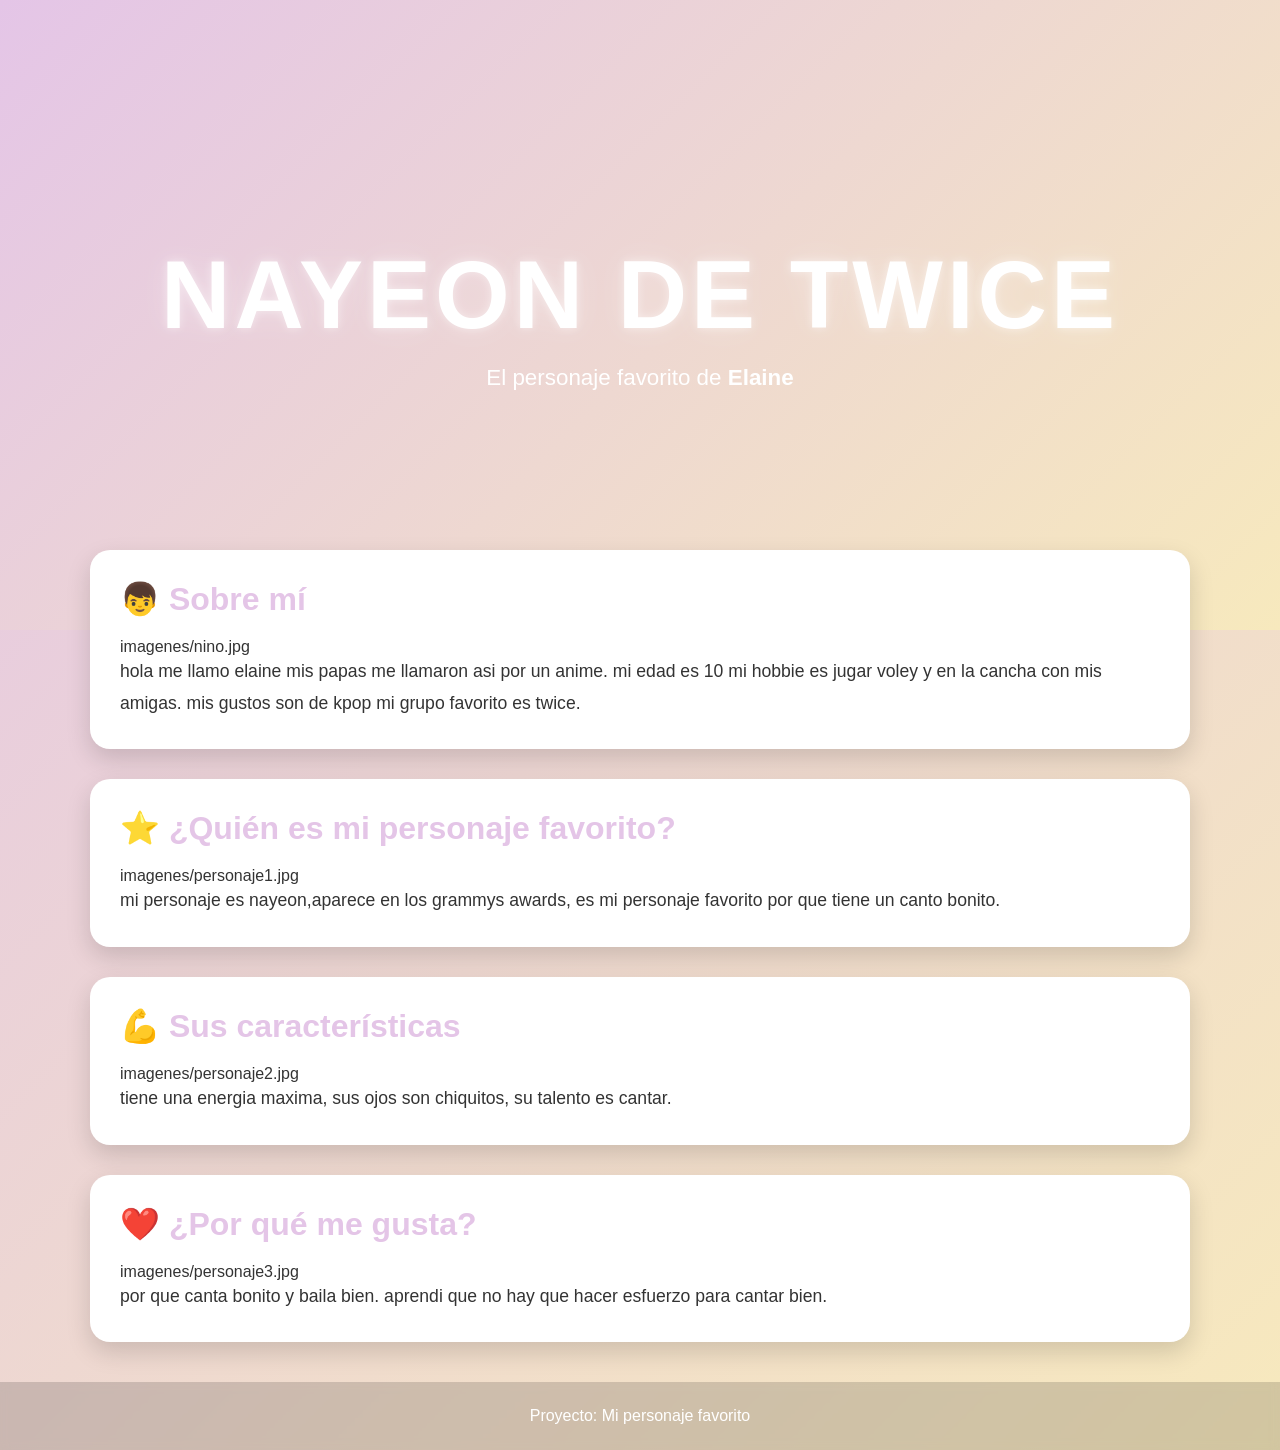
<file: docs/personajeFavorito/index.html>
<!DOCTYPE html>
<html lang="es">

<head>
    <meta charset="UTF-8">
    <meta name="viewport" content="width=device-width, initial-scale=1.0">
    <title>nayeon de twice</title>
    <link rel="stylesheet" href="style.css">
</head>

<body>

    <header class="hero">
        <div class="hero-content">
            <h1>Nayeon de Twice</h1>
            <p>El personaje favorito de <strong>Elaine</strong></p>
        </div>
    </header>

    <main>

        <section class="card">
            <h2>👦 Sobre mí</h2>
            imagenes/nino.jpg

            <p>
                hola me llamo elaine mis papas me llamaron asi por un anime.
            mi edad es 10
                mi hobbie es jugar voley y en la cancha con mis amigas.
                mis gustos son de kpop mi grupo favorito es twice.
            </p>
        </section>

        <section class="card">
            <h2>⭐ ¿Quién es mi personaje favorito?</h2>
            imagenes/personaje1.jpg

            <p>
                mi personaje es nayeon,aparece en los grammys awards,
                es mi personaje favorito por que tiene un canto bonito.
            </p>
        </section>

        <section class="card">
            <h2>💪 Sus características</h2>
            imagenes/personaje2.jpg

            <p>
                tiene una energia maxima, sus ojos son chiquitos,
                su talento es cantar.
            </p>
        </section>

        <section class="card">
            <h2>❤️ ¿Por qué me gusta?</h2>
            imagenes/personaje3.jpg

            <p>
                por que canta bonito y baila bien.
                aprendi que no hay que hacer esfuerzo para cantar bien.
            </p>
        </section>

    </main>

    <footer>
        <p>Proyecto: Mi personaje favorito</p>
    </footer>

</body>

</html>
</file>
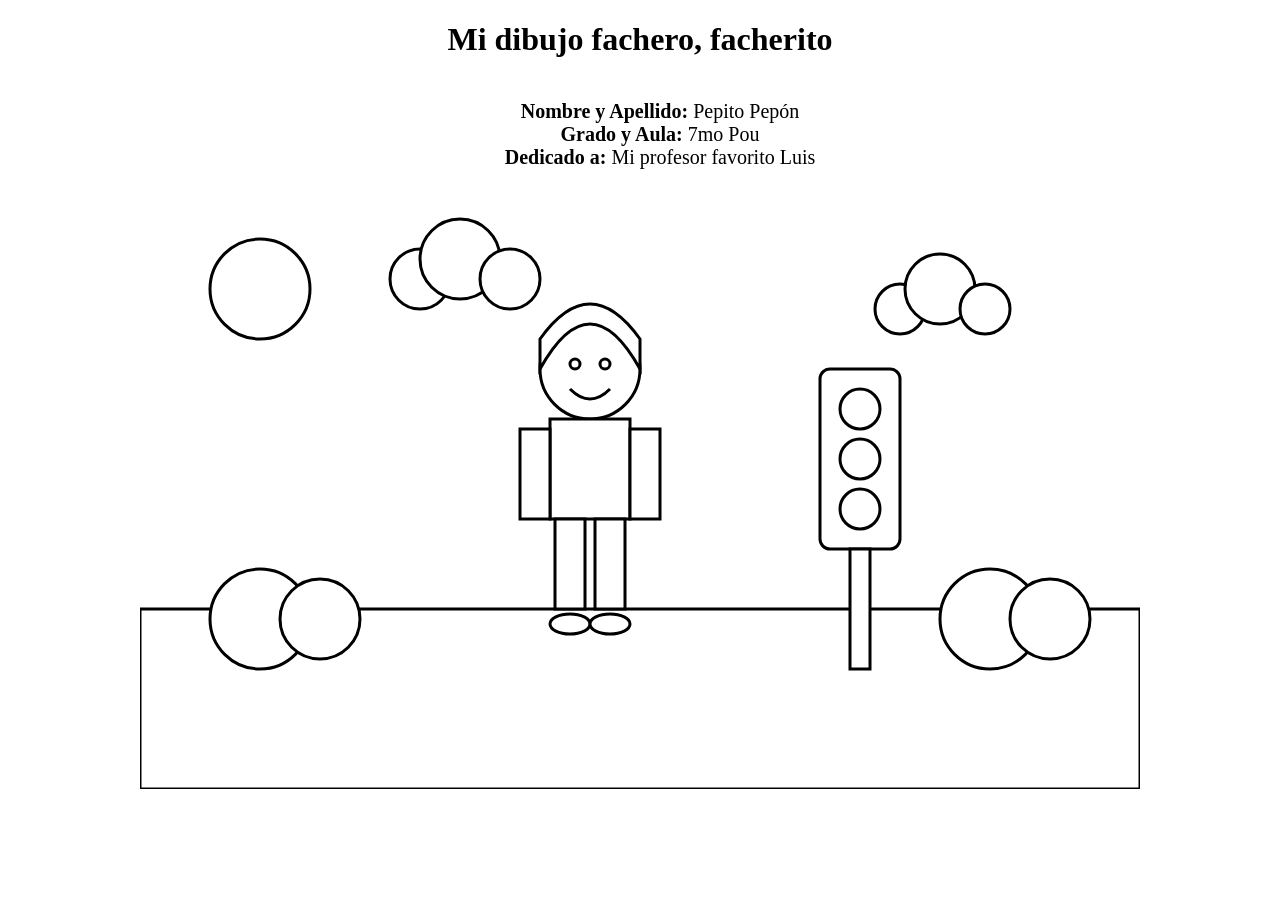
<file: docs/semaforoRGB/index.html>
<!DOCTYPE html>
<html lang="es">
<head>
    <meta charset="UTF-8">
    <title>Dibujo para colorear</title>
    <link rel="stylesheet" href="estilos.css">
</head>
<body>
<h1>Mi dibujo fachero, facherito</h1>
<ul>
  <li><strong>Nombre y Apellido:</strong> Pepito Pepón</li>
  <li><strong>Grado y Aula:</strong> 7mo Pou</li>
  <li><strong>Dedicado a:</strong> Mi profesor favorito Luis</li>
</ul>
<svg viewBox="0 0 1000 600" class="dibujo cielo">

    <!-- Sol -->
    <circle class="sol" cx="120" cy="100" r="50"/>

    <!-- Nubes -->
    <g class="nube">
        <circle class="nube-cuerpo" cx="280" cy="90" r="30"/>
        <circle class="nube-cuerpo" cx="320" cy="70" r="40"/>
        <circle class="nube-cuerpo" cx="370" cy="90" r="30"/>
    </g>

    <g class="nube">
        <circle class="nube-cuerpo" cx="760" cy="120" r="25"/>
        <circle class="nube-cuerpo" cx="800" cy="100" r="35"/>
        <circle class="nube-cuerpo" cx="845" cy="120" r="25"/>
    </g>

    <!-- Césped -->
    <rect class="cesped" x="0" y="420" width="1000" height="180"/>

    <!-- Arbustos -->
    <circle class="arbusto" cx="120" cy="430" r="50"/>
    <circle class="arbusto" cx="180" cy="430" r="40"/>

    <circle class="arbusto" cx="850" cy="430" r="50"/>
    <circle class="arbusto" cx="910" cy="430" r="40"/>

    <!-- Semáforo -->
    <g class="semaforo">

        <rect class="cuerpo-semaforo"
              x="680"
              y="180"
              width="80"
              height="180"
              rx="10"/>

        <circle class="luz-roja"
                cx="720"
                cy="220"
                r="20"/>

        <circle class="luz-amarilla"
                cx="720"
                cy="270"
                r="20"/>

        <circle class="luz-verde"
                cx="720"
                cy="320"
                r="20"/>

        <rect class="palo-semaforo"
              x="710"
              y="360"
              width="20"
              height="120"/>

    </g>

    <!-- Persona -->

    <!-- Cabeza -->
    <circle class="piel"
            cx="450"
            cy="180"
            r="50"/>

    <!-- Cabello -->
    <path class="cabello"
          d="M400 180
             Q450 90 500 180
             L500 150
             Q450 80 400 150 Z"/>

    <!-- Ojos -->
    <circle class="ojo"
            cx="435"
            cy="175"
            r="5"/>

    <circle class="ojo"
            cx="465"
            cy="175"
            r="5"/>

    <!-- Sonrisa -->
    <path class="boca"
          d="M430 200 Q450 220 470 200"/>

    <!-- Polo -->
    <rect class="polo"
          x="410"
          y="230"
          width="80"
          height="100"/>

    <!-- Brazos -->
    <rect class="piel"
          x="380"
          y="240"
          width="30"
          height="90"/>

    <rect class="piel"
          x="490"
          y="240"
          width="30"
          height="90"/>

    <!-- Pantalón -->
    <rect class="pantalon"
          x="415"
          y="330"
          width="30"
          height="90"/>

    <rect class="pantalon"
          x="455"
          y="330"
          width="30"
          height="90"/>

    <!-- Zapatos -->
    <ellipse class="zapato"
             cx="430"
             cy="435"
             rx="20"
             ry="10"/>

    <ellipse class="zapato"
             cx="470"
             cy="435"
             rx="20"
             ry="10"/>

</svg>

</body>
</html>
</file>
<file: docs/personajeFavorito/style.css>
/*======================================
  PALETA DE COLORES
======================================*/
:root {
    --color-primario: #e4c5e7;
    --color-secundario: #f7e9bd;
}

/*======================================
  CONFIGURACIÓN GENERAL
======================================*/
* {
    margin: 0;
    padding: 0;
    box-sizing: border-box;
}

body {
    font-family: "Segoe UI", Arial, sans-serif;

    background: linear-gradient(
        135deg,
        var(--color-primario),
        var(--color-secundario)
    );

    min-height: 100vh;
    color: #333;
}

/*======================================
  HERO
======================================*/
.hero {
    height: 70vh;

    display: flex;
    justify-content: center;
    align-items: center;

    text-align: center;

    background: linear-gradient(
        135deg,
        var(--color-primario),
        var(--color-secundario)
    );

    color: white;
}

.hero-content {
    animation: aparecer 1.5s ease;
}

.hero h1 {
    font-size: clamp(3rem, 8vw, 6rem);
    letter-spacing: 4px;
    text-transform: uppercase;

    text-shadow:
        0 0 10px rgba(255,255,255,.5),
        0 0 30px rgba(255,255,255,.3);

    animation: flotar 3s ease-in-out infinite;
}

.hero p {
    font-size: 1.4rem;
    margin-top: 15px;
}

/*======================================
  CONTENEDOR
======================================*/
main {
    width: 90%;
    max-width: 1100px;

    margin: -80px auto 40px;
}

/*======================================
  TARJETAS
======================================*/
.card {
    background: white;

    margin-bottom: 30px;
    padding: 30px;

    border-radius: 20px;

    box-shadow: 0 10px 25px rgba(0,0,0,.15);

    transition: .3s;
}

.card:hover {
    transform: translateY(-8px);
}

.card h2 {
    color: var(--color-primario);
    margin-bottom: 20px;
    font-size: 2rem;
}

.card img {
    width: 100%;
    max-width: 450px;

    display: block;
    margin: 20px auto;

    border-radius: 15px;

    transition: .4s;
}

.card img:hover {
    transform: scale(1.05);
}

.card p {
    font-size: 1.1rem;
    line-height: 1.8;
}

/*======================================
  FOOTER
======================================*/
footer {
    text-align: center;

    padding: 25px;

    color: white;

    background: rgba(0,0,0,.15);

    backdrop-filter: blur(5px);
}

/*======================================
  ANIMACIONES
======================================*/
@keyframes aparecer {
    from {
        opacity: 0;
        transform: translateY(40px);
    }

    to {
        opacity: 1;
        transform: translateY(0);
    }
}

@keyframes flotar {
    0% {
        transform: translateY(0);
    }

    50% {
        transform: translateY(-10px);
    }

    100% {
        transform: translateY(0);
    }
}

/*======================================
  RESPONSIVE
======================================*/
@media (max-width: 768px) {

    .hero {
        height: 55vh;
    }

    .hero p {
        font-size: 1rem;
    }

    .card {
        padding: 20px;
    }

    .card h2 {
        font-size: 1.5rem;
    }
}
</file>
<file: docs/semaforoRGB/estilos.css>
body{
    margin:0;
    display:flex;
    justify-content:center;
    background:white;
    flex-direction: column;
    align-items: center;

}
h1 {
  text-align: center;
}
ul {
  list-style-type: none;
  display: flex;
  flex-direction: column;
  align-items: center;
  font-size: 20px;
}
.dibujo{
    width:1000px;
}

.cielo,
.sol,
.nube-cuerpo,
.cesped,
.arbusto,
.cuerpo-semaforo,
.luz-roja,
.luz-amarilla,
.luz-verde,
.palo-semaforo,
.piel,
.cabello,
.ojo,
.polo,
.pantalon,
.zapato{
    fill:white;
    stroke:black;
    stroke-width:3;
}
</file>
